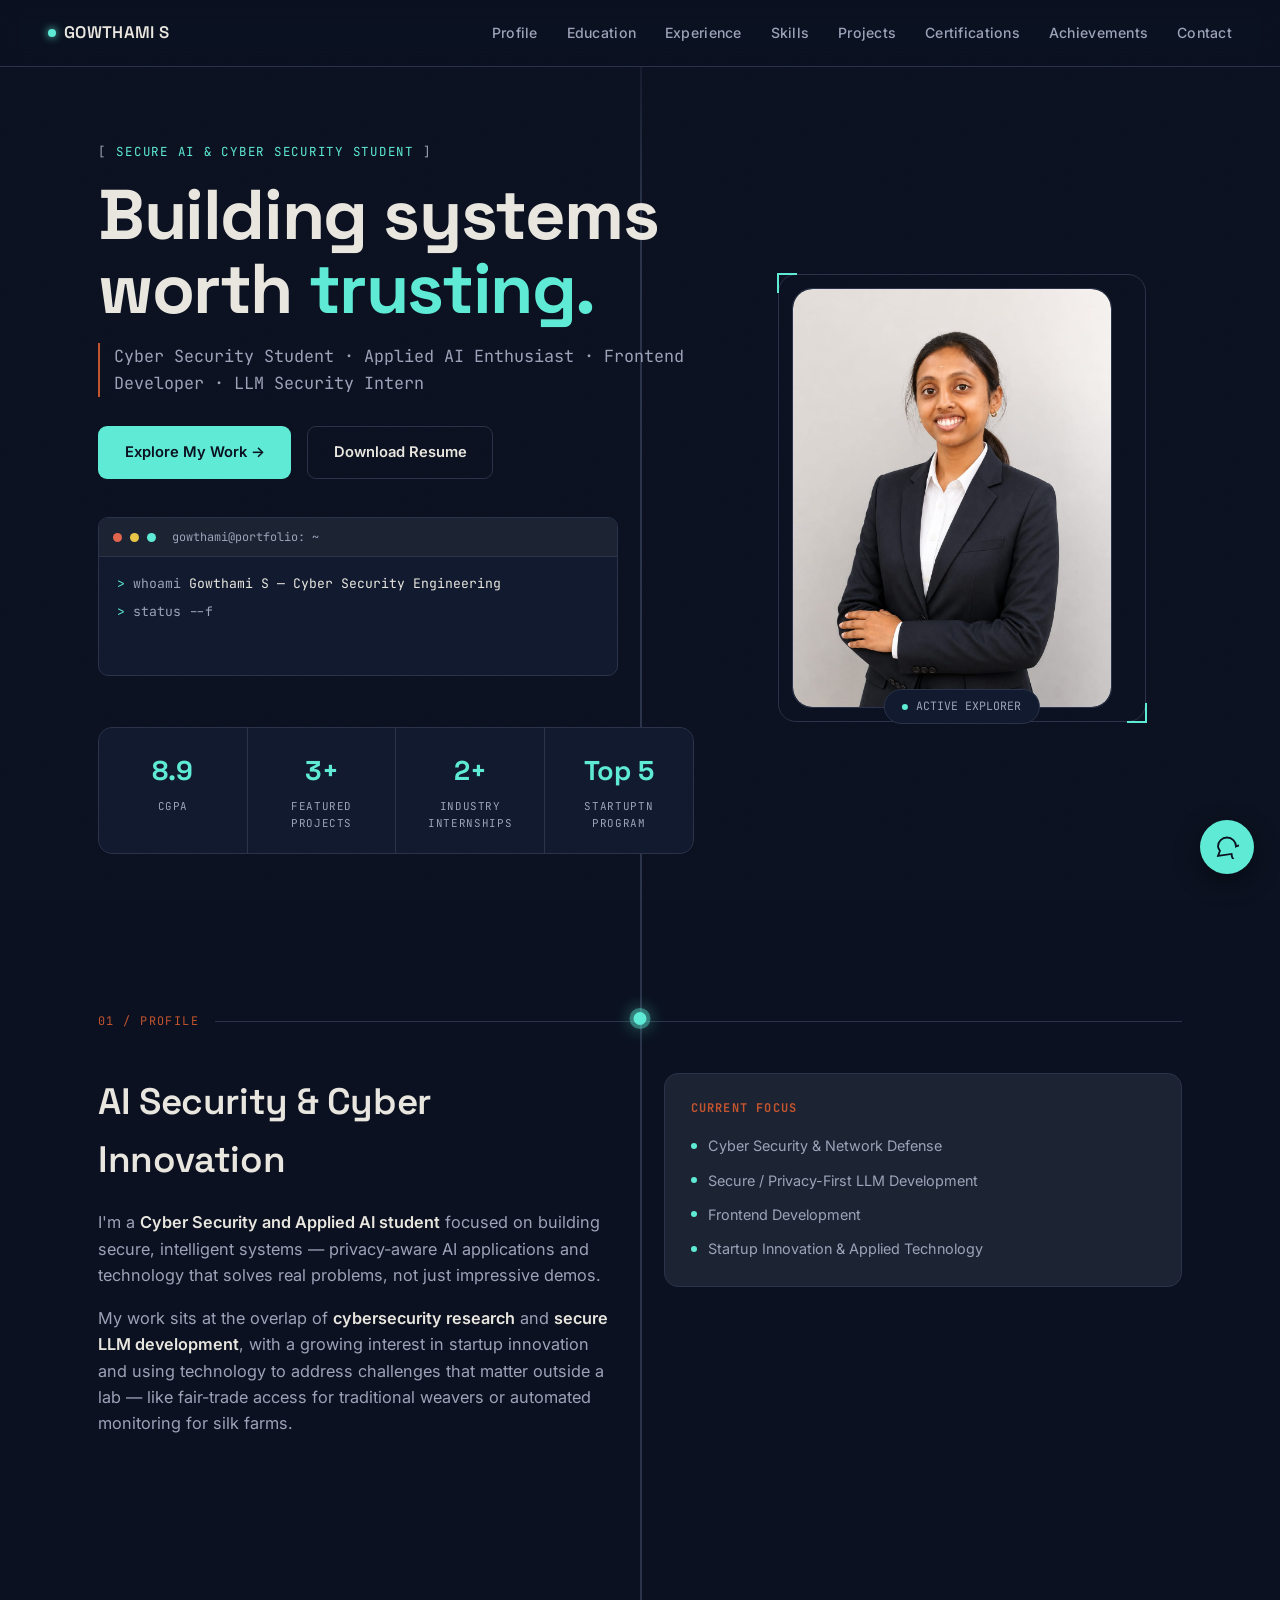
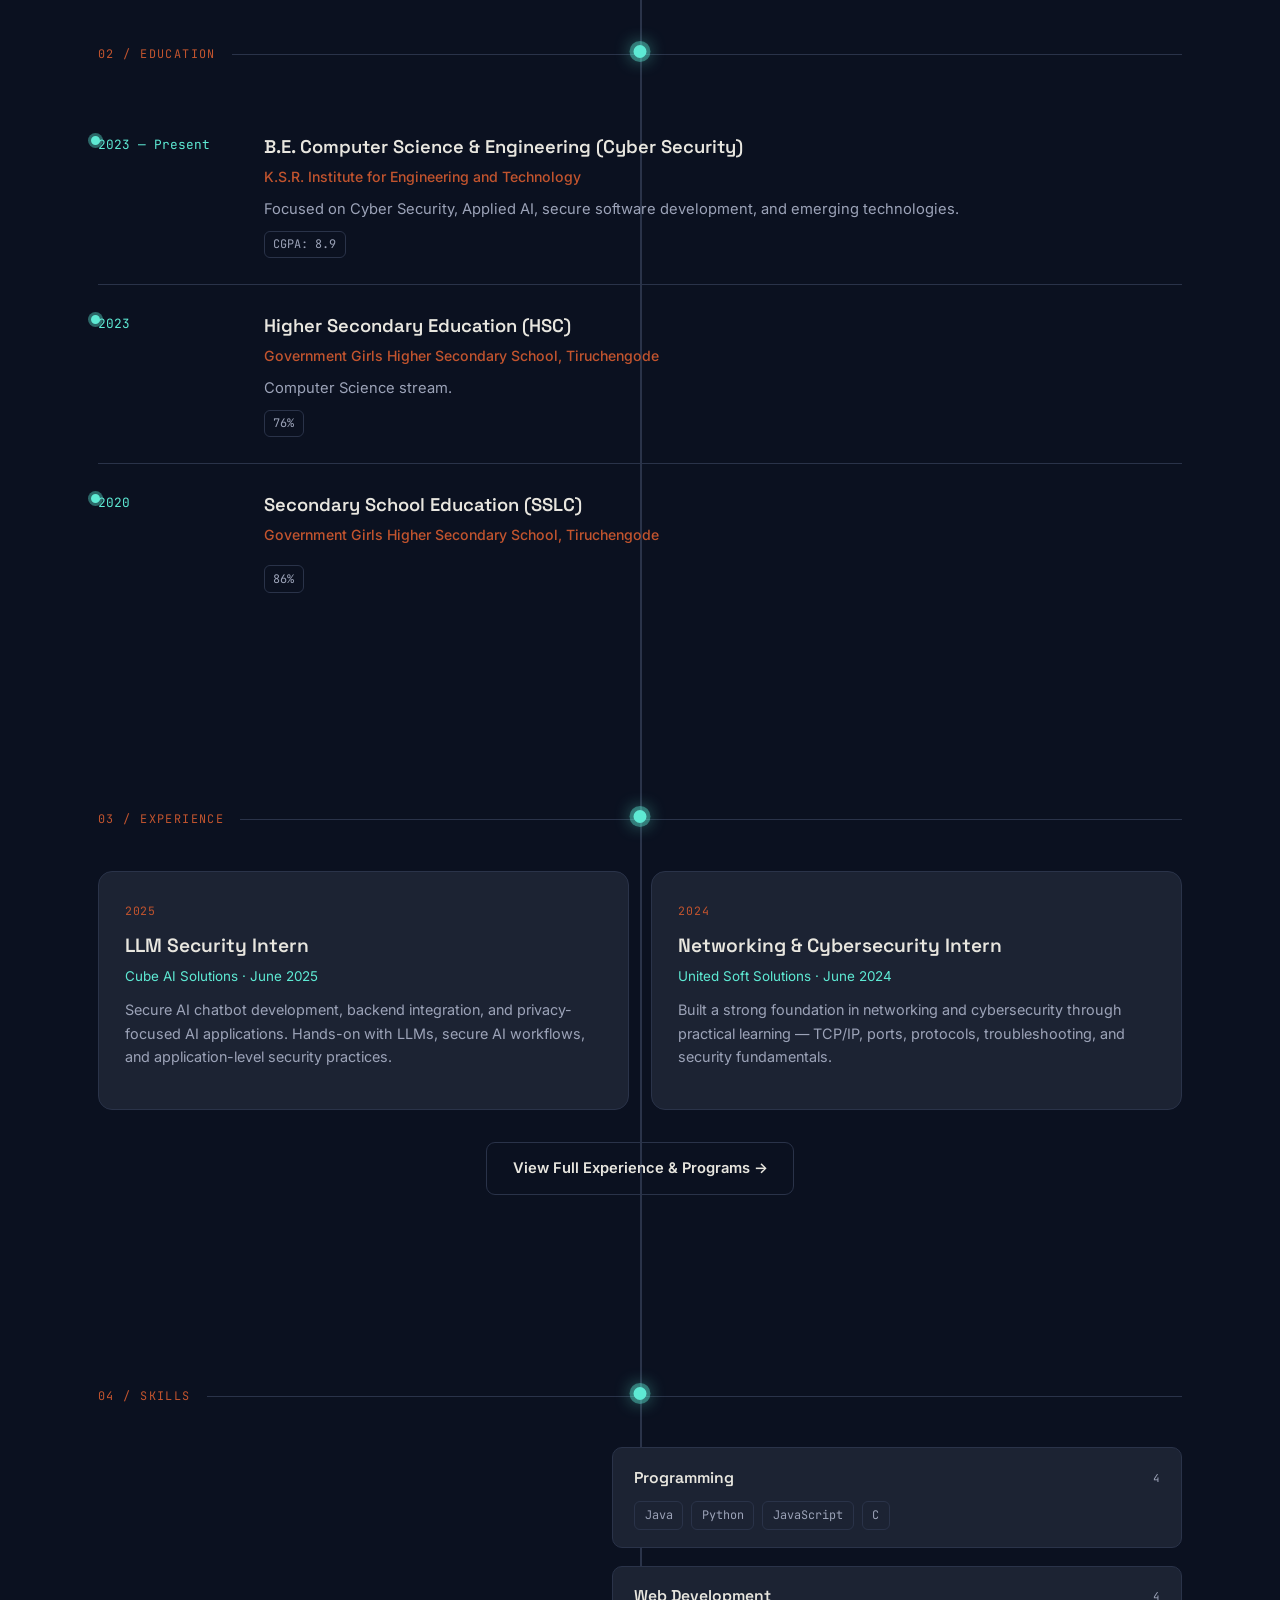
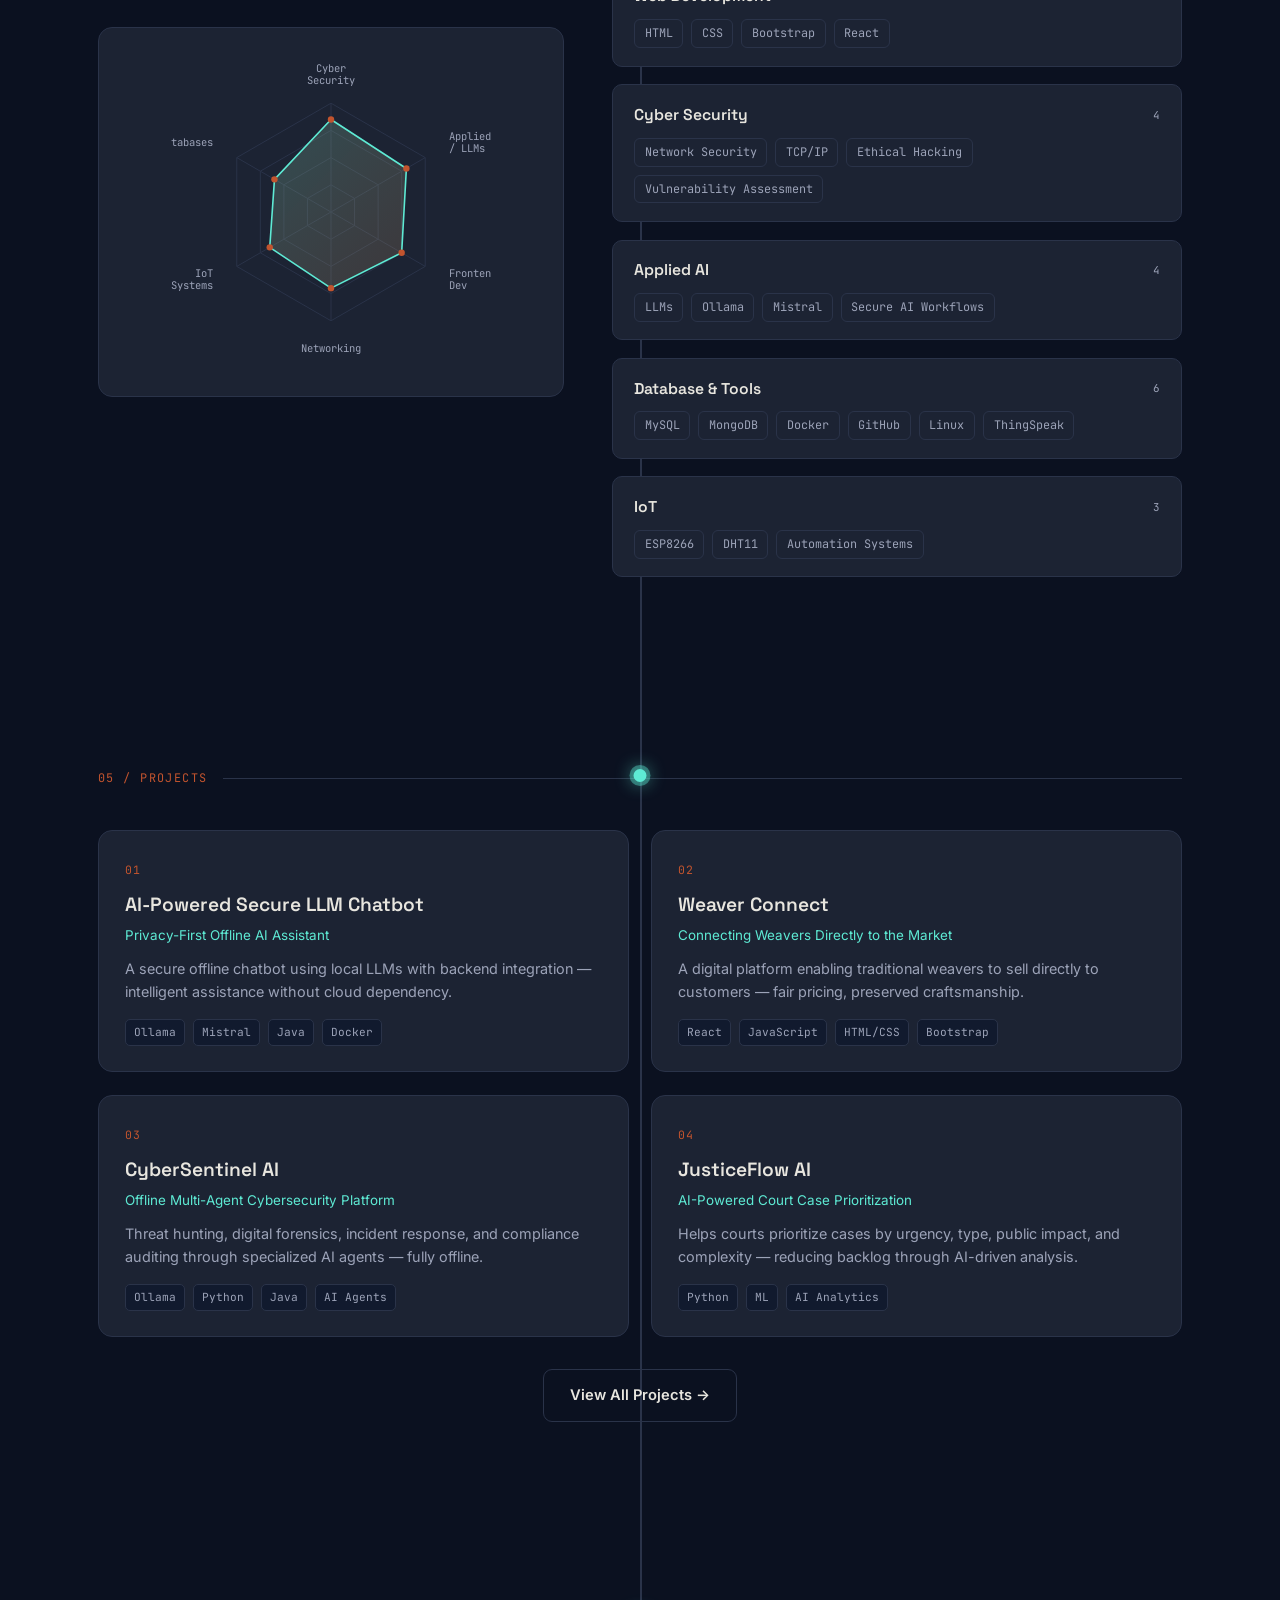
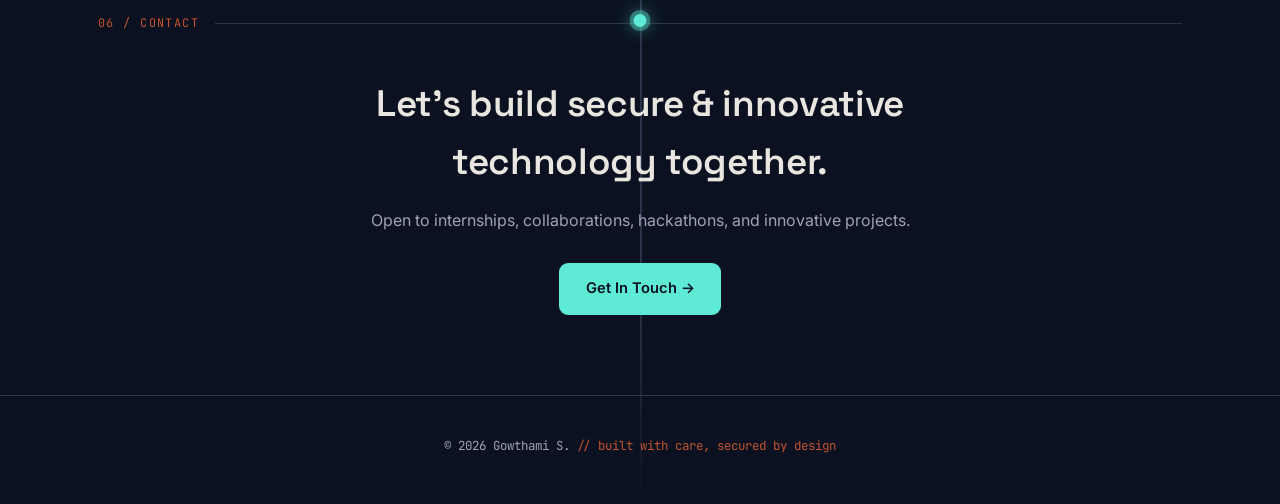
<file: personal/index.html>
<!DOCTYPE html>
<html lang="en">
<head>
<meta charset="UTF-8">
<meta name="viewport" content="width=device-width, initial-scale=1.0">
<title>Gowthami S — Cyber Security & Applied AI</title>
<meta name="description" content="Gowthami S — Cyber Security Engineering student, Applied AI enthusiast, LLM Security intern, and frontend developer.">

<link rel="preconnect" href="https://fonts.googleapis.com">
<link href="https://fonts.googleapis.com/css2?family=Space+Grotesk:wght@500;600;700&family=Inter:wght@400;500;600&family=JetBrains+Mono:wght@400;500&display=swap" rel="stylesheet">

<link rel="stylesheet" href="css/style.css">
<link rel="stylesheet" href="css/terminal.css">
<link rel="stylesheet" href="css/timeline.css">
<link rel="stylesheet" href="css/chatbot.css">
</head>
<body>

<div class="grain"></div>
<div class="thread-rail"></div>

<!-- ============ BOOT SEQUENCE ============ -->
<div id="boot">
  <div class="boot-box">
    <div class="boot-line" style="animation-delay:.1s">[<span class="ok">OK</span>] initializing secure session…</div>
    <div class="boot-line" style="animation-delay:.4s">[<span class="ok">OK</span>] loading profile: <span class="tag">GOWTHAMI_S</span></div>
    <div class="boot-line" style="animation-delay:.7s">[<span class="ok">OK</span>] decrypting portfolio assets…</div>
    <div class="boot-line" style="animation-delay:1s">[<span class="ok">READY</span>] welcome — click anywhere to continue</div>
    <div class="boot-bar"><div class="boot-bar-fill"></div></div>
  </div>
</div>

<!-- ============ NAV ============ -->
<header class="nav">
  <a href="index.html" class="nav-mark"><span class="dot"></span> GOWTHAMI&nbsp;S</a>
  <nav class="nav-links">
    <a href="index.html#profile">Profile</a>
    <a href="index.html#education">Education</a>
    <a href="pages/experience.html">Experience</a>
    <a href="index.html#skills">Skills</a>
    <a href="pages/projects.html">Projects</a>
    <a href="pages/certifications.html">Certifications</a>
    <a href="pages/achievements.html">Achievements</a>  <!-- NEW -->
    <a href="pages/contact.html">Contact</a>
  </nav>
  <button class="nav-toggle" aria-label="Toggle navigation">
    <span></span><span></span><span></span>
  </button>
</header>

<!-- ============ HERO ============ -->
<section class="hero" id="home">
  <div class="hero-grid section" style="padding-top:0; padding-bottom:0;">

    <div>
      <div class="eyebrow"><span class="bracket">[</span> SECURE AI &amp; CYBER SECURITY STUDENT <span class="bracket">]</span></div>
      <h1>Building systems worth <span class="accent">trusting.</span></h1>
      <p class="hero-role">Cyber Security Student · Applied AI Enthusiast · Frontend Developer · LLM Security Intern</p>

      <div class="hero-actions">
        <a href="pages/projects.html" class="btn btn-solid">Explore My Work →</a>
        <a href="assets/docs/Gowthami_S_Resume.pdf" class="btn btn-outline" download>Download Resume</a>
      </div>

      <!-- mini terminal -->
      <div class="console">
        <div class="console-bar">
          <span class="cdot"></span><span class="cdot"></span><span class="cdot"></span>
          <span class="console-title">gowthami@portfolio: ~</span>
        </div>
        <div class="console-body" id="console-body"></div>
      </div>

      <div class="stat-strip">
        <div class="stat"><div class="num">8.9</div><div class="label">CGPA</div></div>
        <div class="stat"><div class="num">3+</div><div class="label">Featured Projects</div></div>
        <div class="stat"><div class="num">2+</div><div class="label">Industry Internships</div></div>
        <div class="stat"><div class="num">Top 5</div><div class="label">StartupTN Program</div></div>
      </div>
    </div>

    <!-- ============ IMAGE SPACE ============ -->
    <div class="portrait-frame">
      <div class="ring"></div>
      <div class="portrait-window">
        <img src="assets/images/gowthami.jpg.jpeg" alt="Gowthami S">
      </div>
      <div class="portrait-status"><span class="dot"></span> ACTIVE EXPLORER</div>
    </div>

  </div>
</section>

<!-- ============ PROFILE ============ -->
<section class="section" id="profile">
  <div class="thread-node"></div>
  <div class="section-head reveal">
    <span class="section-tag">01 / Profile</span>
    <div class="section-rule"></div>
  </div>

  <div class="about-layout">
    <div class="about-text reveal">
      <h2 class="section-title" style="margin-bottom:1.2rem;">AI Security &amp; Cyber Innovation</h2>
      <p>I'm a <strong>Cyber Security and Applied AI student</strong> focused on building secure, intelligent systems — privacy-aware AI applications and technology that solves real problems, not just impressive demos.</p>
      <p>My work sits at the overlap of <strong>cybersecurity research</strong> and <strong>secure LLM development</strong>, with a growing interest in startup innovation and using technology to address challenges that matter outside a lab — like fair-trade access for traditional weavers or automated monitoring for silk farms.</p>
    </div>

    <div class="focus-panel reveal">
      <h3>Current Focus</h3>
      <div class="focus-list">
        <div class="focus-item">Cyber Security &amp; Network Defense</div>
        <div class="focus-item">Secure / Privacy-First LLM Development</div>
        <div class="focus-item">Frontend Development</div>
        <div class="focus-item">Startup Innovation &amp; Applied Technology</div>
      </div>
    </div>
  </div>
</section>

<!-- ============ EDUCATION ============ -->
<section class="section" id="education">
  <div class="thread-node"></div>
  <div class="section-head reveal">
    <span class="section-tag">02 / Education</span>
    <div class="section-rule"></div>
  </div>

  <div class="timeline reveal">
    <div class="tl-item">
      <div class="tl-marker"></div>
      <div class="tl-date">2023 — Present</div>
      <div class="tl-body">
        <h3>B.E. Computer Science &amp; Engineering (Cyber Security)</h3>
        <div class="tl-org">K.S.R. Institute for Engineering and Technology</div>
        <p>Focused on Cyber Security, Applied AI, secure software development, and emerging technologies.</p>
        <span class="tl-meta">CGPA: 8.9</span>
      </div>
    </div>

    <div class="tl-item">
      <div class="tl-marker"></div>
      <div class="tl-date">2023</div>
      <div class="tl-body">
        <h3>Higher Secondary Education (HSC)</h3>
        <div class="tl-org">Government Girls Higher Secondary School, Tiruchengode</div>
        <p>Computer Science stream.</p>
        <span class="tl-meta">76%</span>
      </div>
    </div>

    <div class="tl-item">
      <div class="tl-marker"></div>
      <div class="tl-date">2020</div>
      <div class="tl-body">
        <h3>Secondary School Education (SSLC)</h3>
        <div class="tl-org">Government Girls Higher Secondary School, Tiruchengode</div>
        <span class="tl-meta">86%</span>
      </div>
    </div>
  </div>
</section>

<!-- ============ EXPERIENCE PREVIEW ============ -->
<section class="section" id="experience">
  <div class="thread-node"></div>
  <div class="section-head reveal">
    <span class="section-tag">03 / Experience</span>
    <div class="section-rule"></div>
  </div>

  <div class="project-grid reveal">
    <div class="project-card">
      <span class="project-index">2025</span>
      <h3>LLM Security Intern</h3>
      <span class="ptag">Cube AI Solutions · June 2025</span>
      <p>Secure AI chatbot development, backend integration, and privacy-focused AI applications. Hands-on with LLMs, secure AI workflows, and application-level security practices.</p>
    </div>

    <div class="project-card">
      <span class="project-index">2024</span>
      <h3>Networking &amp; Cybersecurity Intern</h3>
      <span class="ptag">United Soft Solutions · June 2024</span>
      <p>Built a strong foundation in networking and cybersecurity through practical learning — TCP/IP, ports, protocols, troubleshooting, and security fundamentals.</p>
    </div>
  </div>

  <div style="text-align:center; margin-top:2rem;">
    <a href="pages/experience.html" class="btn btn-outline">View Full Experience &amp; Programs →</a>
  </div>
</section>

<!-- ============ SKILLS ============ -->
<section class="section" id="skills">
  <div class="thread-node"></div>
  <div class="section-head reveal">
    <span class="section-tag">04 / Skills</span>
    <div class="section-rule"></div>
  </div>

  <div class="skills-layout reveal">
    <div class="radar-wrap">
      <canvas id="skill-radar"></canvas>
    </div>

    <div class="skill-groups">
      <div class="skill-group">
        <div class="skill-group-head"><h4>Programming</h4><span>4</span></div>
        <div class="skill-tags">
          <span class="skill-tag">Java</span><span class="skill-tag">Python</span>
          <span class="skill-tag">JavaScript</span><span class="skill-tag">C</span>
        </div>
      </div>

      <div class="skill-group">
        <div class="skill-group-head"><h4>Web Development</h4><span>4</span></div>
        <div class="skill-tags">
          <span class="skill-tag">HTML</span><span class="skill-tag">CSS</span>
          <span class="skill-tag">Bootstrap</span><span class="skill-tag">React</span>
        </div>
      </div>

      <div class="skill-group">
        <div class="skill-group-head"><h4>Cyber Security</h4><span>4</span></div>
        <div class="skill-tags">
          <span class="skill-tag">Network Security</span><span class="skill-tag">TCP/IP</span>
          <span class="skill-tag">Ethical Hacking</span><span class="skill-tag">Vulnerability Assessment</span>
        </div>
      </div>

      <div class="skill-group">
        <div class="skill-group-head"><h4>Applied AI</h4><span>4</span></div>
        <div class="skill-tags">
          <span class="skill-tag">LLMs</span><span class="skill-tag">Ollama</span>
          <span class="skill-tag">Mistral</span><span class="skill-tag">Secure AI Workflows</span>
        </div>
      </div>

      <div class="skill-group">
        <div class="skill-group-head"><h4>Database &amp; Tools</h4><span>6</span></div>
        <div class="skill-tags">
          <span class="skill-tag">MySQL</span><span class="skill-tag">MongoDB</span>
          <span class="skill-tag">Docker</span><span class="skill-tag">GitHub</span>
          <span class="skill-tag">Linux</span><span class="skill-tag">ThingSpeak</span>
        </div>
      </div>

      <div class="skill-group">
        <div class="skill-group-head"><h4>IoT</h4><span>3</span></div>
        <div class="skill-tags">
          <span class="skill-tag">ESP8266</span><span class="skill-tag">DHT11</span>
          <span class="skill-tag">Automation Systems</span>
        </div>
      </div>
    </div>
  </div>
</section>

<!-- ============ PROJECTS PREVIEW ============ -->
<section class="section" id="projects">
  <div class="thread-node"></div>
  <div class="section-head reveal">
    <span class="section-tag">05 / Projects</span>
    <div class="section-rule"></div>
  </div>

  <div class="project-grid reveal">
    <div class="project-card">
      <span class="project-index">01</span>
      <h3>AI-Powered Secure LLM Chatbot</h3>
      <span class="ptag">Privacy-First Offline AI Assistant</span>
      <p>A secure offline chatbot using local LLMs with backend integration — intelligent assistance without cloud dependency.</p>
      <div class="stack-row">
        <span class="stack-chip">Ollama</span><span class="stack-chip">Mistral</span>
        <span class="stack-chip">Java</span><span class="stack-chip">Docker</span>
      </div>
    </div>

    <div class="project-card">
      <span class="project-index">02</span>
      <h3>Weaver Connect</h3>
      <span class="ptag">Connecting Weavers Directly to the Market</span>
      <p>A digital platform enabling traditional weavers to sell directly to customers — fair pricing, preserved craftsmanship.</p>
      <div class="stack-row">
        <span class="stack-chip">React</span><span class="stack-chip">JavaScript</span>
        <span class="stack-chip">HTML/CSS</span><span class="stack-chip">Bootstrap</span>
      </div>
    </div>

    <div class="project-card">
      <span class="project-index">03</span>
      <h3>CyberSentinel AI</h3>
      <span class="ptag">Offline Multi-Agent Cybersecurity Platform</span>
      <p>Threat hunting, digital forensics, incident response, and compliance auditing through specialized AI agents — fully offline.</p>
      <div class="stack-row">
        <span class="stack-chip">Ollama</span><span class="stack-chip">Python</span>
        <span class="stack-chip">Java</span><span class="stack-chip">AI Agents</span>
      </div>
    </div>

    <div class="project-card">
      <span class="project-index">04</span>
      <h3>JusticeFlow AI</h3>
      <span class="ptag">AI-Powered Court Case Prioritization</span>
      <p>Helps courts prioritize cases by urgency, type, public impact, and complexity — reducing backlog through AI-driven analysis.</p>
      <div class="stack-row">
        <span class="stack-chip">Python</span><span class="stack-chip">ML</span>
        <span class="stack-chip">AI Analytics</span>
      </div>
    </div>
  </div>

  <div style="text-align:center; margin-top:2rem;">
    <a href="pages/projects.html" class="btn btn-outline">View All Projects →</a>
  </div>
</section>

<!-- ============ CONTACT PREVIEW ============ -->
<section class="section" id="contact">
  <div class="thread-node"></div>
  <div class="section-head reveal">
    <span class="section-tag">06 / Contact</span>
    <div class="section-rule"></div>
  </div>

  <div class="reveal" style="text-align:center; max-width:560px; margin:0 auto;">
    <h2 class="section-title" style="margin-bottom:1rem;">Let's build secure &amp; innovative technology together.</h2>
    <p style="color:var(--bone-dim); margin-bottom:1.8rem;">Open to internships, collaborations, hackathons, and innovative projects.</p>
    <a href="pages/contact.html" class="btn btn-solid">Get In Touch →</a>
  </div>
</section>

<footer>
  <p>&copy; 2026 Gowthami S. <span class="tag">// built with care, secured by design</span></p>
</footer>

<!-- ============ CHATBOT ============ -->
<button id="bot-toggle" aria-label="Ask about Gowthami">
  <svg viewBox="0 0 24 24" fill="none" stroke="currentColor" stroke-width="1.8"><path d="M21 11.5a8.5 8.5 0 1 1-4.43 7.46L3 21l1.96-5.23A8.45 8.45 0 0 1 3 11.5a8.5 8.5 0 0 1 18 0z"/></svg>
</button>
<div id="bot-panel">
  <div class="bot-head"><span class="dot"></span> Ask about Gowthami</div>
  <div class="bot-body" id="bot-body">
    <div class="bot-msg bot">Hi! Ask me about projects, internships, skills, certifications, or how to reach Gowthami.</div>
  </div>
  <div class="bot-quick">
    <button class="bot-chip">Projects</button>
    <button class="bot-chip">Internships</button>
    <button class="bot-chip">Skills</button>
    <button class="bot-chip">Contact</button>
  </div>
  <div class="bot-input-row">
    <input type="text" id="bot-input" placeholder="Type a question…">
    <button id="bot-send" aria-label="Send">→</button>
  </div>
</div>

<script src="js/main.js"></script>
<script src="js/terminal.js"></script>
<script src="js/radar.js"></script>
<script src="js/timeline.js"></script>
<script src="js/chatbot.js"></script>
<script src="js/easter-egg.js"></script>
</body>
</html>
</file>
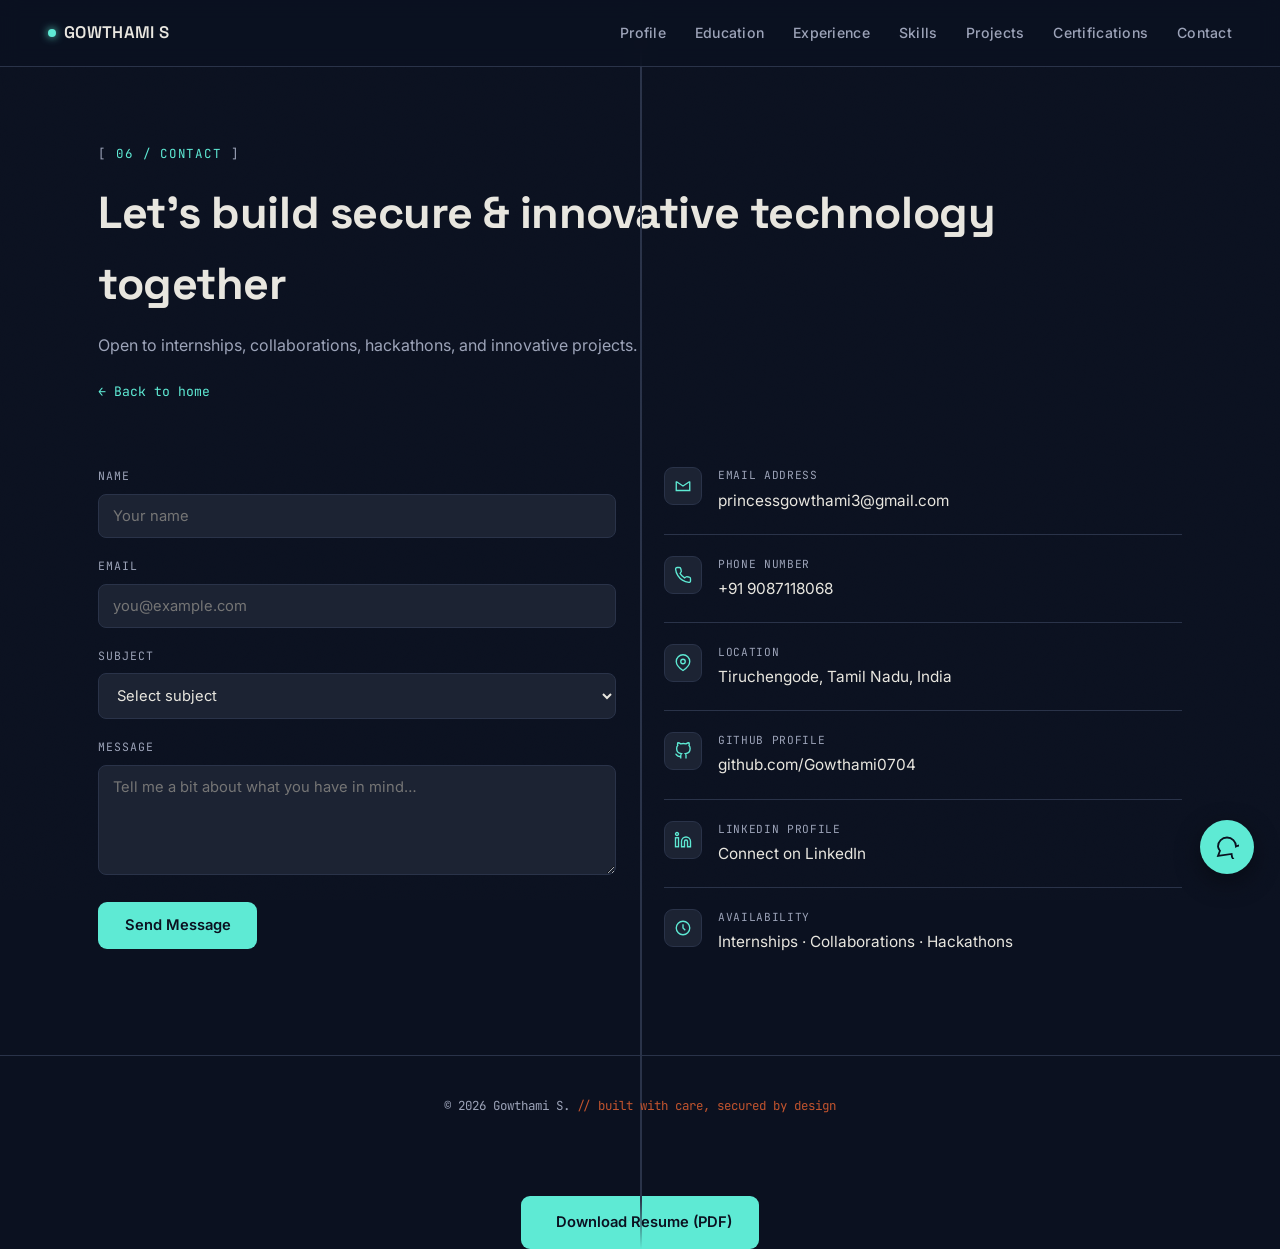
<file: personal/pages/contact.html>
<!DOCTYPE html>
<html lang="en">
<head>
<meta charset="UTF-8">
<meta name="viewport" content="width=device-width, initial-scale=1.0">
<title>Contact — Gowthami S</title>
<link rel="preconnect" href="https://fonts.googleapis.com">
<link href="https://fonts.googleapis.com/css2?family=Space+Grotesk:wght@500;600;700&family=Inter:wght@400;500;600&family=JetBrains+Mono:wght@400;500&display=swap" rel="stylesheet">
<link rel="stylesheet" href="../css/style.css">
<link rel="stylesheet" href="../css/chatbot.css">
</head>
<body>

<div class="grain"></div>
<div class="thread-rail"></div>

<header class="nav">
  <a href="../index.html" class="nav-mark"><span class="dot"></span> GOWTHAMI&nbsp;S</a>
  <nav class="nav-links">
    <a href="../index.html#profile">Profile</a>
    <a href="../index.html#education">Education</a>
    <a href="experience.html">Experience</a>
    <a href="../index.html#skills">Skills</a>
    <a href="projects.html">Projects</a>
    <a href="certifications.html">Certifications</a>
    <a href="contact.html">Contact</a>
  </nav>
  <button class="nav-toggle" aria-label="Toggle navigation">
    <span></span><span></span><span></span>
  </button>
</header>

<div class="page-hero">
  <div class="eyebrow"><span class="bracket">[</span> 06 / CONTACT <span class="bracket">]</span></div>
  <h1>Let's build secure &amp; innovative technology together</h1>
  <p>Open to internships, collaborations, hackathons, and innovative projects.</p>
  <a href="../index.html" class="back-link">← Back to home</a>
</div>

<section class="section" style="padding-top:1rem;">
  <div class="contact-layout reveal">

    <form id="contact-form">
      <div class="form-field">
        <label for="name">Name</label>
        <input type="text" id="name" name="name" required placeholder="Your name">
      </div>
      <div class="form-field">
        <label for="email">Email</label>
        <input type="email" id="email" name="email" required placeholder="you@example.com">
      </div>
      <div class="form-field">
        <label for="subject">Subject</label>
        <select id="subject" name="subject">
          <option value="">Select subject</option>
          <option value="internship">Internship Opportunity</option>
          <option value="collaboration">Collaboration</option>
          <option value="hackathon">Hackathon Team-Up</option>
          <option value="general">General Inquiry</option>
        </select>
      </div>
      <div class="form-field">
        <label for="message">Message</label>
        <textarea id="message" name="message" required placeholder="Tell me a bit about what you have in mind…"></textarea>
      </div>
      <button type="submit" class="btn btn-solid">Send Message</button>
      <div class="form-status" id="form-status"></div>
    </form>

    <div class="contact-info-list">
      <div class="info-row">
        <div class="info-icon">
          <svg width="18" height="18" viewBox="0 0 24 24" fill="none" stroke="currentColor" stroke-width="1.8"><path d="M4 4h16v16H4z" opacity="0"/><path d="M3 6l9 6 9-6M3 6v12h18V6"/></svg>
        </div>
        <div>
          <div class="info-label">Email Address</div>
          <div class="info-value"><a href="mailto:princessgowthami3@gmail.com">princessgowthami3@gmail.com</a></div>
        </div>
      </div>

      <div class="info-row">
        <div class="info-icon">
          <svg width="18" height="18" viewBox="0 0 24 24" fill="none" stroke="currentColor" stroke-width="1.8"><path d="M22 16.92v3a2 2 0 0 1-2.18 2 19.79 19.79 0 0 1-8.63-3.07 19.5 19.5 0 0 1-6-6 19.79 19.79 0 0 1-3.07-8.67A2 2 0 0 1 4.11 2h3a2 2 0 0 1 2 1.72c.12.81.31 1.6.57 2.37a2 2 0 0 1-.45 2.11L8.09 9.91a16 16 0 0 0 6 6l1.71-1.14a2 2 0 0 1 2.11-.45c.77.26 1.56.45 2.37.57A2 2 0 0 1 22 16.92z"/></svg>
        </div>
        <div>
          <div class="info-label">Phone Number</div>
          <div class="info-value">+91 9087118068</div>
        </div>
      </div>

      <div class="info-row">
        <div class="info-icon">
          <svg width="18" height="18" viewBox="0 0 24 24" fill="none" stroke="currentColor" stroke-width="1.8"><path d="M21 10c0 6-9 12-9 12s-9-6-9-12a9 9 0 1 1 18 0z"/><circle cx="12" cy="10" r="3"/></svg>
        </div>
        <div>
          <div class="info-label">Location</div>
          <div class="info-value">Tiruchengode, Tamil Nadu, India</div>
        </div>
      </div>

      <div class="info-row">
        <div class="info-icon">
          <svg width="18" height="18" viewBox="0 0 24 24" fill="none" stroke="currentColor" stroke-width="1.8"><path d="M9 19c-5 1.5-5-2.5-7-3m14 6v-3.87a3.37 3.37 0 0 0-.94-2.61c3.14-.35 6.44-1.54 6.44-7A5.44 5.44 0 0 0 20 4.77 5.07 5.07 0 0 0 19.91 1S18.73.65 16 2.48a13.38 13.38 0 0 0-7 0C6.27.65 5.09 1 5.09 1A5.07 5.07 0 0 0 5 4.77a5.44 5.44 0 0 0-1.5 3.78c0 5.42 3.3 6.61 6.44 7A3.37 3.37 0 0 0 9 18.13V22"/></svg>
        </div>
        <div>
          <div class="info-label">GitHub Profile</div>
          <div class="info-value"><a href="https://github.com/Gowthami0704" target="_blank" rel="noopener">github.com/Gowthami0704</a></div>
        </div>
      </div>

      <div class="info-row">
        <div class="info-icon">
          <svg width="18" height="18" viewBox="0 0 24 24" fill="none" stroke="currentColor" stroke-width="1.8"><path d="M16 8a6 6 0 0 1 6 6v7h-4v-7a2 2 0 0 0-2-2 2 2 0 0 0-2 2v7h-4v-7a6 6 0 0 1 6-6z"/><rect x="2" y="9" width="4" height="12"/><circle cx="4" cy="4" r="2"/></svg>
        </div>
        <div>
          <div class="info-label">LinkedIn Profile</div>
          <div class="info-value"><a href="https://linkedin.com/in/gowthami-senthilkumar-6321182b8" target="_blank" rel="noopener">Connect on LinkedIn</a></div>
        </div>
      </div>

      <div class="info-row">
        <div class="info-icon">
          <svg width="18" height="18" viewBox="0 0 24 24" fill="none" stroke="currentColor" stroke-width="1.8"><circle cx="12" cy="12" r="9"/><path d="M12 7v5l3 3"/></svg>
        </div>
        <div>
          <div class="info-label">Availability</div>
          <div class="info-value">Internships · Collaborations · Hackathons</div>
        </div>
      </div>
    </div>

  </div>
</section>

<footer>
  <p>&copy; 2026 Gowthami S. <span class="tag">// built with care, secured by design</span></p>
</footer>

<button id="bot-toggle" aria-label="Ask about Gowthami">
  <svg viewBox="0 0 24 24" fill="none" stroke="currentColor" stroke-width="1.8"><path d="M21 11.5a8.5 8.5 0 1 1-4.43 7.46L3 21l1.96-5.23A8.45 8.45 0 0 1 3 11.5a8.5 8.5 0 0 1 18 0z"/></svg>
</button>
<div id="bot-panel">
  <div class="bot-head"><span class="dot"></span> Ask about Gowthami</div>
  <div class="bot-body" id="bot-body">
    <div class="bot-msg bot">Hi! Ask me about projects, internships, skills, certifications, or how to reach Gowthami.</div>
  </div>
  <div class="bot-quick">
    <button class="bot-chip">Projects</button>
    <button class="bot-chip">Internships</button>
    <button class="bot-chip">Skills</button>
    <button class="bot-chip">Contact</button>
  </div>
  <div class="bot-input-row">
    <input type="text" id="bot-input" placeholder="Type a question…">
    <button id="bot-send" aria-label="Send">→</button>
  </div>
</div>
<div style="text-align:center; margin-top:2rem;">
    <a href="../assets/docs/Gowthami_S_Resume.pdf" class="btn btn-solid" download>
        <i class="bi bi-download"></i> Download Resume (PDF)
    </a>
</div>

<script src="../js/main.js"></script>
<script src="../js/chatbot.js"></script>
</body>
</html>
</file>
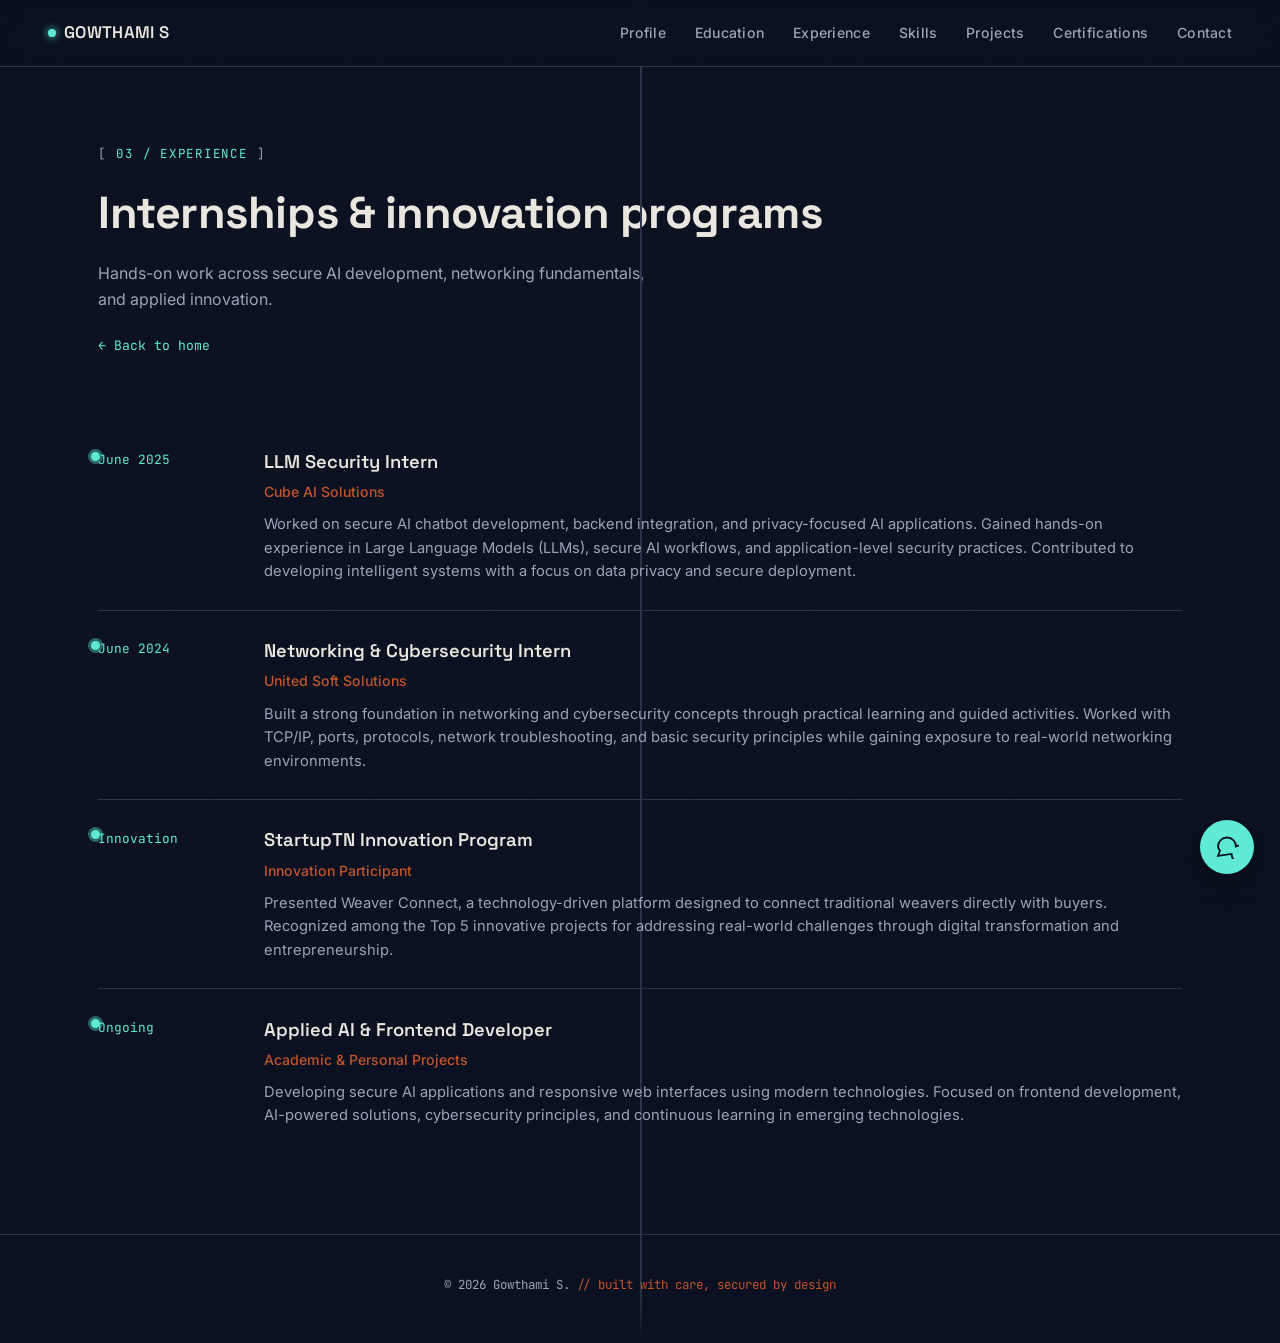
<file: personal/pages/experience.html>
<!DOCTYPE html>
<html lang="en">
<head>
<meta charset="UTF-8">
<meta name="viewport" content="width=device-width, initial-scale=1.0">
<title>Experience — Gowthami S</title>
<link rel="preconnect" href="https://fonts.googleapis.com">
<link href="https://fonts.googleapis.com/css2?family=Space+Grotesk:wght@500;600;700&family=Inter:wght@400;500;600&family=JetBrains+Mono:wght@400;500&display=swap" rel="stylesheet">
<link rel="stylesheet" href="../css/style.css">
<link rel="stylesheet" href="../css/timeline.css">
<link rel="stylesheet" href="../css/chatbot.css">
</head>
<body>

<div class="grain"></div>
<div class="thread-rail"></div>

<header class="nav">
  <a href="../index.html" class="nav-mark"><span class="dot"></span> GOWTHAMI&nbsp;S</a>
  <nav class="nav-links">
    <a href="../index.html#profile">Profile</a>
    <a href="../index.html#education">Education</a>
    <a href="experience.html">Experience</a>
    <a href="../index.html#skills">Skills</a>
    <a href="projects.html">Projects</a>
    <a href="certifications.html">Certifications</a>
    <a href="contact.html">Contact</a>
  </nav>
  <button class="nav-toggle" aria-label="Toggle navigation">
    <span></span><span></span><span></span>
  </button>
</header>

<div class="page-hero">
  <div class="eyebrow"><span class="bracket">[</span> 03 / EXPERIENCE <span class="bracket">]</span></div>
  <h1>Internships &amp; innovation programs</h1>
  <p>Hands-on work across secure AI development, networking fundamentals, and applied innovation.</p>
  <a href="../index.html" class="back-link">← Back to home</a>
</div>

<section class="section" style="padding-top:1rem;">
  <div class="timeline reveal">

    <div class="tl-item">
      <div class="tl-marker"></div>
      <div class="tl-date">June 2025</div>
      <div class="tl-body">
        <h3>LLM Security Intern</h3>
        <div class="tl-org">Cube AI Solutions</div>
        <p>Worked on secure AI chatbot development, backend integration, and privacy-focused AI applications. Gained hands-on experience in Large Language Models (LLMs), secure AI workflows, and application-level security practices. Contributed to developing intelligent systems with a focus on data privacy and secure deployment.</p>
      </div>
    </div>

    <div class="tl-item">
      <div class="tl-marker"></div>
      <div class="tl-date">June 2024</div>
      <div class="tl-body">
        <h3>Networking &amp; Cybersecurity Intern</h3>
        <div class="tl-org">United Soft Solutions</div>
        <p>Built a strong foundation in networking and cybersecurity concepts through practical learning and guided activities. Worked with TCP/IP, ports, protocols, network troubleshooting, and basic security principles while gaining exposure to real-world networking environments.</p>
      </div>
    </div>

    <div class="tl-item">
      <div class="tl-marker"></div>
      <div class="tl-date">Innovation</div>
      <div class="tl-body">
        <h3>StartupTN Innovation Program</h3>
        <div class="tl-org">Innovation Participant</div>
        <p>Presented Weaver Connect, a technology-driven platform designed to connect traditional weavers directly with buyers. Recognized among the Top 5 innovative projects for addressing real-world challenges through digital transformation and entrepreneurship.</p>
      </div>
    </div>

    <div class="tl-item">
      <div class="tl-marker"></div>
      <div class="tl-date">Ongoing</div>
      <div class="tl-body">
        <h3>Applied AI &amp; Frontend Developer</h3>
        <div class="tl-org">Academic &amp; Personal Projects</div>
        <p>Developing secure AI applications and responsive web interfaces using modern technologies. Focused on frontend development, AI-powered solutions, cybersecurity principles, and continuous learning in emerging technologies.</p>
      </div>
    </div>

  </div>
</section>

<footer>
  <p>&copy; 2026 Gowthami S. <span class="tag">// built with care, secured by design</span></p>
</footer>

<button id="bot-toggle" aria-label="Ask about Gowthami">
  <svg viewBox="0 0 24 24" fill="none" stroke="currentColor" stroke-width="1.8"><path d="M21 11.5a8.5 8.5 0 1 1-4.43 7.46L3 21l1.96-5.23A8.45 8.45 0 0 1 3 11.5a8.5 8.5 0 0 1 18 0z"/></svg>
</button>
<div id="bot-panel">
  <div class="bot-head"><span class="dot"></span> Ask about Gowthami</div>
  <div class="bot-body" id="bot-body">
    <div class="bot-msg bot">Hi! Ask me about projects, internships, skills, certifications, or how to reach Gowthami.</div>
  </div>
  <div class="bot-quick">
    <button class="bot-chip">Projects</button>
    <button class="bot-chip">Internships</button>
    <button class="bot-chip">Skills</button>
    <button class="bot-chip">Contact</button>
  </div>
  <div class="bot-input-row">
    <input type="text" id="bot-input" placeholder="Type a question…">
    <button id="bot-send" aria-label="Send">→</button>
  </div>
</div>

<script src="../js/main.js"></script>
<script src="../js/timeline.js"></script>
<script src="../js/chatbot.js"></script>
</body>
</html>
</file>
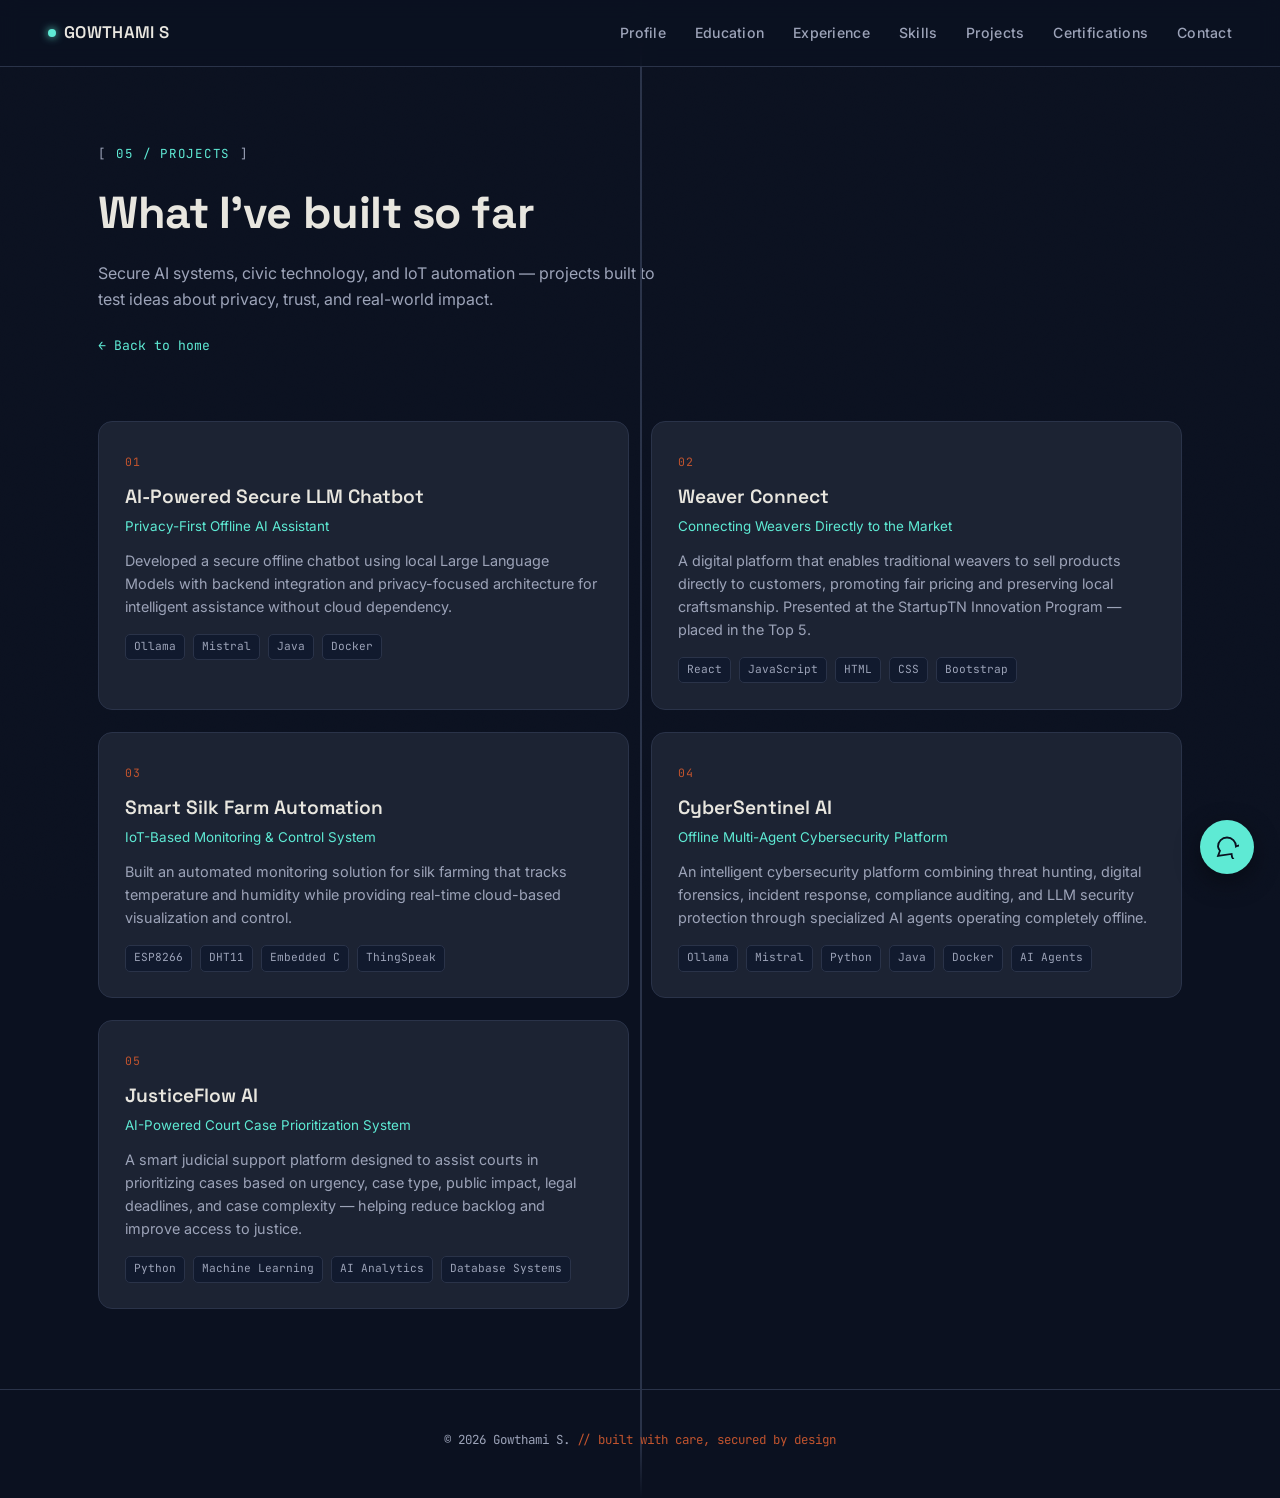
<file: personal/pages/projects.html>
<!DOCTYPE html>
<html lang="en">
<head>
<meta charset="UTF-8">
<meta name="viewport" content="width=device-width, initial-scale=1.0">
<title>Projects — Gowthami S</title>
<link rel="preconnect" href="https://fonts.googleapis.com">
<link href="https://fonts.googleapis.com/css2?family=Space+Grotesk:wght@500;600;700&family=Inter:wght@400;500;600&family=JetBrains+Mono:wght@400;500&display=swap" rel="stylesheet">
<link rel="stylesheet" href="../css/style.css">
<link rel="stylesheet" href="../css/chatbot.css">
</head>
<body>

<div class="grain"></div>
<div class="thread-rail"></div>

<header class="nav">
  <a href="../index.html" class="nav-mark"><span class="dot"></span> GOWTHAMI&nbsp;S</a>
  <nav class="nav-links">
    <a href="../index.html#profile">Profile</a>
    <a href="../index.html#education">Education</a>
    <a href="experience.html">Experience</a>
    <a href="../index.html#skills">Skills</a>
    <a href="projects.html">Projects</a>
    <a href="certifications.html">Certifications</a>
    <a href="contact.html">Contact</a>
  </nav>
  <button class="nav-toggle" aria-label="Toggle navigation">
    <span></span><span></span><span></span>
  </button>
</header>

<div class="page-hero">
  <div class="eyebrow"><span class="bracket">[</span> 05 / PROJECTS <span class="bracket">]</span></div>
  <h1>What I've built so far</h1>
  <p>Secure AI systems, civic technology, and IoT automation — projects built to test ideas about privacy, trust, and real-world impact.</p>
  <a href="../index.html" class="back-link">← Back to home</a>
</div>

<section class="section" style="padding-top:1rem;">
  <div class="project-grid reveal">

    <div class="project-card">
      <span class="project-index">01</span>
      <h3>AI-Powered Secure LLM Chatbot</h3>
      <span class="ptag">Privacy-First Offline AI Assistant</span>
      <p>Developed a secure offline chatbot using local Large Language Models with backend integration and privacy-focused architecture for intelligent assistance without cloud dependency.</p>
      <div class="stack-row">
        <span class="stack-chip">Ollama</span><span class="stack-chip">Mistral</span>
        <span class="stack-chip">Java</span><span class="stack-chip">Docker</span>
      </div>
    </div>

    <div class="project-card">
      <span class="project-index">02</span>
      <h3>Weaver Connect</h3>
      <span class="ptag">Connecting Weavers Directly to the Market</span>
      <p>A digital platform that enables traditional weavers to sell products directly to customers, promoting fair pricing and preserving local craftsmanship. Presented at the StartupTN Innovation Program — placed in the Top 5.</p>
      <div class="stack-row">
        <span class="stack-chip">React</span><span class="stack-chip">JavaScript</span>
        <span class="stack-chip">HTML</span><span class="stack-chip">CSS</span><span class="stack-chip">Bootstrap</span>
      </div>
    </div>

    <div class="project-card">
      <span class="project-index">03</span>
      <h3>Smart Silk Farm Automation</h3>
      <span class="ptag">IoT-Based Monitoring &amp; Control System</span>
      <p>Built an automated monitoring solution for silk farming that tracks temperature and humidity while providing real-time cloud-based visualization and control.</p>
      <div class="stack-row">
        <span class="stack-chip">ESP8266</span><span class="stack-chip">DHT11</span>
        <span class="stack-chip">Embedded C</span><span class="stack-chip">ThingSpeak</span>
      </div>
    </div>

    <div class="project-card">
      <span class="project-index">04</span>
      <h3>CyberSentinel AI</h3>
      <span class="ptag">Offline Multi-Agent Cybersecurity Platform</span>
      <p>An intelligent cybersecurity platform combining threat hunting, digital forensics, incident response, compliance auditing, and LLM security protection through specialized AI agents operating completely offline.</p>
      <div class="stack-row">
        <span class="stack-chip">Ollama</span><span class="stack-chip">Mistral</span>
        <span class="stack-chip">Python</span><span class="stack-chip">Java</span>
        <span class="stack-chip">Docker</span><span class="stack-chip">AI Agents</span>
      </div>
    </div>

    <div class="project-card">
      <span class="project-index">05</span>
      <h3>JusticeFlow AI</h3>
      <span class="ptag">AI-Powered Court Case Prioritization System</span>
      <p>A smart judicial support platform designed to assist courts in prioritizing cases based on urgency, case type, public impact, legal deadlines, and case complexity — helping reduce backlog and improve access to justice.</p>
      <div class="stack-row">
        <span class="stack-chip">Python</span><span class="stack-chip">Machine Learning</span>
        <span class="stack-chip">AI Analytics</span><span class="stack-chip">Database Systems</span>
      </div>
    </div>

  </div>
</section>

<footer>
  <p>&copy; 2026 Gowthami S. <span class="tag">// built with care, secured by design</span></p>
</footer>

<button id="bot-toggle" aria-label="Ask about Gowthami">
  <svg viewBox="0 0 24 24" fill="none" stroke="currentColor" stroke-width="1.8"><path d="M21 11.5a8.5 8.5 0 1 1-4.43 7.46L3 21l1.96-5.23A8.45 8.45 0 0 1 3 11.5a8.5 8.5 0 0 1 18 0z"/></svg>
</button>
<div id="bot-panel">
  <div class="bot-head"><span class="dot"></span> Ask about Gowthami</div>
  <div class="bot-body" id="bot-body">
    <div class="bot-msg bot">Hi! Ask me about projects, internships, skills, certifications, or how to reach Gowthami.</div>
  </div>
  <div class="bot-quick">
    <button class="bot-chip">Projects</button>
    <button class="bot-chip">Internships</button>
    <button class="bot-chip">Skills</button>
    <button class="bot-chip">Contact</button>
  </div>
  <div class="bot-input-row">
    <input type="text" id="bot-input" placeholder="Type a question…">
    <button id="bot-send" aria-label="Send">→</button>
  </div>
</div>

<script src="../js/main.js"></script>
<script src="../js/chatbot.js"></script>
</body>
</html>
</file>
<file: personal/css/style.css>
/* ============================================================
   GOWTHAMI S — PORTFOLIO
   Design language: "Woven Circuit"
   A trace line (thread + circuit) runs the length of the page,
   referencing both secure-systems architecture and Weaver Connect.
   ============================================================ */

:root{
  /* --- color tokens --- */
  --ink:        #0B1120;   /* deep indigo-black background */
  --ink-soft:   #111A2E;   /* secondary background */
  --panel:      #1C2333;   /* card / panel surface */
  --panel-line: #2A3349;   /* hairline borders on panels */
  --bone:       #E8E6DF;   /* primary text, warm off-white */
  --bone-dim:   #9CA3B8;   /* secondary text */
  --signal:     #5EEAD4;   /* teal accent — "active / secure" */
  --signal-dim: #5EEAD466;
  --thread:     #C2542E;   /* terracotta accent — weaving / warmth */
  --thread-dim: #C2542E55;
  --danger:     #E2664D;

  /* --- type --- */
  --font-display: 'Space Grotesk', sans-serif;
  --font-body:    'Inter', sans-serif;
  --font-mono:    'JetBrains Mono', monospace;

  /* --- layout --- */
  --maxw: 1180px;
  --gutter: clamp(1.25rem, 4vw, 3rem);
  --radius: 14px;
  --thread-x: 50%;
}

*{ box-sizing:border-box; margin:0; padding:0; }
html{ scroll-behavior:smooth; }

@media (prefers-reduced-motion: reduce){
  html{ scroll-behavior:auto; }
  *{ animation-duration:0.01ms !important; animation-iteration-count:1 !important; transition-duration:0.01ms !important; }
}

body{
  background:var(--ink);
  color:var(--bone);
  font-family:var(--font-body);
  font-size:16px;
  line-height:1.6;
  overflow-x:hidden;
  position:relative;
}

a{ color:inherit; text-decoration:none; }
ul{ list-style:none; }
img{ max-width:100%; display:block; }
button{ font-family:inherit; cursor:pointer; }

::selection{ background:var(--signal-dim); color:var(--bone); }

:focus-visible{
  outline:2px solid var(--signal);
  outline-offset:3px;
  border-radius:4px;
}

/* ---------- noise / atmosphere ---------- */
.grain{
  position:fixed; inset:0; z-index:1; pointer-events:none;
  opacity:0.035; mix-blend-mode:overlay;
  background-image:url("data:image/svg+xml,%3Csvg xmlns='http://www.w3.org/2000/svg' width='160' height='160'%3E%3Cfilter id='n'%3E%3CfeTurbulence type='fractalNoise' baseFrequency='0.9' numOctaves='2' stitchTiles='stitch'/%3E%3C/filter%3E%3Crect width='100%25' height='100%25' filter='url(%23n)'/%3E%3C/svg%3E");
}

/* ============================================================
   THREAD / TRACE LINE
   A single vertical line that runs through the whole document,
   acting as both a woven thread and a circuit trace. Section
   nodes light up as they are reached.
   ============================================================ */
.thread-rail{
  position:absolute;
  top:0; left:var(--thread-x);
  width:2px; height:100%;
  background:linear-gradient(to bottom, transparent 0%, var(--panel-line) 4%, var(--panel-line) 96%, transparent 100%);
  z-index:0; pointer-events:none;
}
.thread-rail::before{
  content:'';
  position:absolute; top:0; left:-1px;
  width:4px; height:var(--thread-progress, 0%);
  background:linear-gradient(to bottom, var(--signal), var(--thread));
  box-shadow:0 0 12px var(--signal-dim);
  transition:height .15s linear;
}
@media (max-width:880px){
  .thread-rail{ left:24px; }
}

.thread-node{
  position:absolute; left:var(--thread-x);
  width:13px; height:13px; border-radius:50%;
  background:var(--ink-soft);
  border:2px solid var(--panel-line);
  transform:translateX(-50%);
  transition:border-color .4s, background .4s, box-shadow .4s;
  z-index:2;
}
.thread-node.lit{
  border-color:var(--signal);
  background:var(--signal);
  box-shadow:0 0 0 4px var(--signal-dim), 0 0 18px var(--signal);
}
@media (max-width:880px){
  .thread-node{ left:24px; }
}

/* ============================================================
   BOOT SEQUENCE (load-in only, not a gate)
   ============================================================ */
#boot{
  position:fixed; inset:0; z-index:999;
  background:var(--ink);
  display:flex; align-items:center; justify-content:center;
  font-family:var(--font-mono);
  transition:opacity .6s ease, visibility .6s ease;
}
#boot.hidden{ opacity:0; visibility:hidden; pointer-events:none; }
.boot-box{ width:min(520px, 86vw); }
.boot-line{
  font-size:0.82rem; color:var(--bone-dim);
  margin-bottom:.45rem; opacity:0;
  animation:bootline .4s forwards;
}
.boot-line .ok{ color:var(--signal); }
.boot-line .tag{ color:var(--thread); }
@keyframes bootline{ to{ opacity:1; } }
.boot-bar{
  margin-top:1rem; height:3px; width:100%;
  background:var(--panel-line); border-radius:3px; overflow:hidden;
}
.boot-bar-fill{
  height:100%; width:0%;
  background:linear-gradient(90deg, var(--signal), var(--thread));
  animation:bootfill 1.6s ease forwards;
}
@keyframes bootfill{ to{ width:100%; } }

/* ============================================================
   NAV
   ============================================================ */
header.nav{
  position:fixed; top:0; left:0; right:0; z-index:100;
  display:flex; align-items:center; justify-content:space-between;
  padding:1.1rem var(--gutter);
  background:rgba(11,17,32,0.78);
  backdrop-filter:blur(10px);
  border-bottom:1px solid var(--panel-line);
}
.nav-mark{
  font-family:var(--font-display); font-weight:600;
  font-size:1.05rem; letter-spacing:.02em;
  display:flex; align-items:center; gap:.5rem;
}
.nav-mark .dot{
  width:8px; height:8px; border-radius:50%;
  background:var(--signal); box-shadow:0 0 8px var(--signal);
  animation:pulse 2.4s ease-in-out infinite;
}
@keyframes pulse{ 0%,100%{ opacity:1; } 50%{ opacity:.35; } }

.nav-links{ display:flex; gap:1.8rem; font-size:.88rem; }
.nav-links a{
  color:var(--bone-dim); font-weight:500; letter-spacing:.02em;
  position:relative; padding:4px 0; transition:color .25s;
}
.nav-links a::after{
  content:''; position:absolute; bottom:0; left:0; right:100%;
  height:1px; background:var(--signal); transition:right .25s;
}
.nav-links a:hover{ color:var(--bone); }
.nav-links a:hover::after{ right:0; }

.nav-toggle{ display:none; background:none; border:none; }
.nav-toggle span{
  display:block; width:22px; height:2px; background:var(--bone);
  margin:5px 0; transition:.25s;
}

@media (max-width:880px){
  .nav-links{
    position:fixed; top:64px; right:0; height:calc(100vh - 64px);
    width:240px; background:var(--ink-soft); border-left:1px solid var(--panel-line);
    flex-direction:column; padding:2rem 1.5rem; gap:1.4rem;
    transform:translateX(100%); transition:transform .3s ease;
  }
  .nav-links.open{ transform:translateX(0); }
  .nav-toggle{ display:block; }
}

/* ============================================================
   SECTION SCAFFOLD
   ============================================================ */
.section{
  position:relative; z-index:2;
  max-width:var(--maxw); margin:0 auto;
  padding:7rem var(--gutter) 5rem;
}
.section-head{
  display:flex; align-items:baseline; gap:1rem;
  margin-bottom:2.6rem;
}
.section-tag{
  font-family:var(--font-mono); font-size:.74rem;
  color:var(--thread); letter-spacing:.12em; text-transform:uppercase;
  white-space:nowrap;
}
.section-title{
  font-family:var(--font-display); font-weight:600;
  font-size:clamp(1.6rem, 3vw, 2.3rem); letter-spacing:-.01em;
}
.section-rule{
  flex:1; height:1px; background:var(--panel-line); align-self:center;
}

.reveal{ opacity:0; transform:translateY(22px); transition:opacity .7s ease, transform .7s ease; }
.reveal.in{ opacity:1; transform:translateY(0); }

/* ============================================================
   HERO
   ============================================================ */
.hero{
  min-height:100vh; display:flex; align-items:center;
  padding-top:6rem;
}
.hero-grid{
  display:grid; grid-template-columns:1.15fr 0.85fr;
  gap:3rem; align-items:center; width:100%;
}
@media (max-width:880px){
  .hero-grid{ grid-template-columns:1fr; }
}

.eyebrow{
  font-family:var(--font-mono); font-size:.78rem; color:var(--signal);
  letter-spacing:.14em; text-transform:uppercase; margin-bottom:1.1rem;
  display:flex; align-items:center; gap:.6rem;
}
.eyebrow .bracket{ color:var(--bone-dim); }

.hero h1{
  font-family:var(--font-display); font-weight:700;
  font-size:clamp(2.4rem, 6vw, 4.4rem);
  line-height:1.04; letter-spacing:-.02em;
  margin-bottom:1.1rem;
}
.hero h1 .accent{ color:var(--signal); }

.hero-role{
  font-family:var(--font-mono); font-size:clamp(.92rem, 1.4vw, 1.05rem);
  color:var(--bone-dim); margin-bottom:1.8rem;
  border-left:2px solid var(--thread); padding-left:.9rem;
}
.role-cycle{ color:var(--bone); }

.hero-actions{ display:flex; gap:1rem; flex-wrap:wrap; margin-top:1.8rem; }

.btn{
  font-family:var(--font-body); font-weight:600; font-size:.92rem;
  padding:.85rem 1.6rem; border-radius:9px; border:1px solid transparent;
  display:inline-flex; align-items:center; gap:.5rem; transition:all .25s ease;
}
.btn-solid{ background:var(--signal); color:var(--ink); }
.btn-solid:hover{ background:#86f0e0; transform:translateY(-2px); box-shadow:0 8px 22px var(--signal-dim); }
.btn-outline{ border-color:var(--panel-line); color:var(--bone); }
.btn-outline:hover{ border-color:var(--signal); color:var(--signal); transform:translateY(-2px); }

/* portrait frame — the one designated image space */
.portrait-frame{
  position:relative; width:100%; max-width:340px; margin-inline:auto;
  aspect-ratio:1/1.08;
}
.portrait-frame .ring{
  position:absolute; inset:-14px; border:1px solid var(--panel-line);
  border-radius:18px;
}
.portrait-frame .ring::before, .portrait-frame .ring::after{
  content:''; position:absolute; width:18px; height:18px;
  border:2px solid var(--signal);
}
.portrait-frame .ring::before{ top:-2px; left:-2px; border-right:none; border-bottom:none; }
.portrait-frame .ring::after{ bottom:-2px; right:-2px; border-left:none; border-top:none; }

.portrait-window{
  position:relative; width:100%; height:100%;
  border-radius:14px; overflow:hidden;
  background:linear-gradient(160deg, var(--panel), var(--ink-soft));
  border:1px solid var(--panel-line);
  display:flex; align-items:center; justify-content:center;
}
.portrait-window img{
    width:100%;
    height:100%;
    object-fit:contain;
    border-radius:20px;
}
.portrait-window{
    width:320px;
    height:420px;
    overflow:hidden;
    border-radius:20px;
}

.portrait-window img{
    width:100%;
    height:100%;
    object-fit:cover;
    object-position:center top;
}
.portrait-placeholder{
  text-align:center; padding:2rem; color:var(--bone-dim);
  font-family:var(--font-mono); font-size:.8rem; line-height:1.7;
}
.portrait-placeholder svg{ width:46px; height:46px; margin-bottom:.8rem; color:var(--signal); }

.portrait-status{
  position:absolute; bottom:-16px; left:50%; transform:translateX(-50%);
  background:var(--ink-soft); border:1px solid var(--panel-line);
  border-radius:30px; padding:.45rem 1.1rem;
  font-family:var(--font-mono); font-size:.72rem; color:var(--bone-dim);
  display:flex; align-items:center; gap:.5rem; white-space:nowrap;
}
.portrait-status .dot{ width:6px; height:6px; border-radius:50%; background:var(--signal); }

/* hero stat strip */
.stat-strip{
  display:grid; grid-template-columns:repeat(4,1fr); gap:1px;
  background:var(--panel-line); border:1px solid var(--panel-line);
  border-radius:var(--radius); overflow:hidden; margin-top:3.2rem;
}
.stat{
  background:var(--ink-soft); padding:1.3rem 1rem; text-align:center;
}
.stat .num{
  font-family:var(--font-display); font-weight:700;
  font-size:1.7rem; color:var(--signal);
}
.stat .label{
  font-family:var(--font-mono); font-size:.68rem; color:var(--bone-dim);
  text-transform:uppercase; letter-spacing:.06em; margin-top:.3rem;
}
@media (max-width:600px){
  .stat-strip{ grid-template-columns:repeat(2,1fr); }
}

/* ============================================================
   PROFILE / ABOUT
   ============================================================ */
.about-layout{
  display:grid; grid-template-columns:1fr 1fr; gap:3rem; align-items:start;
}
@media (max-width:880px){ .about-layout{ grid-template-columns:1fr; } }

.about-text p{ color:var(--bone-dim); margin-bottom:1.1rem; font-size:1.02rem; }
.about-text strong{ color:var(--bone); font-weight:600; }

.focus-panel{
  background:var(--panel); border:1px solid var(--panel-line);
  border-radius:var(--radius); padding:1.6rem;
}
.focus-panel h3{
  font-family:var(--font-mono); font-size:.75rem; color:var(--thread);
  letter-spacing:.1em; text-transform:uppercase; margin-bottom:1rem;
}
.focus-list{ display:flex; flex-direction:column; gap:.7rem; }
.focus-item{
  display:flex; align-items:center; gap:.7rem; font-size:.9rem; color:var(--bone-dim);
}
.focus-item::before{
  content:''; width:6px; height:6px; flex:none; border-radius:50%; background:var(--signal);
}

/* ============================================================
   TIMELINE (education + experience)
   ============================================================ */
.timeline{ display:flex; flex-direction:column; gap:0; }
.tl-item{
  display:grid; grid-template-columns:140px 1fr; gap:1.6rem;
  padding:1.6rem 0; border-bottom:1px solid var(--panel-line);
}
.tl-item:last-child{ border-bottom:none; }
.tl-date{
  font-family:var(--font-mono); font-size:.8rem; color:var(--signal);
  padding-top:.2rem;
}
.tl-body h3{
  font-family:var(--font-display); font-size:1.15rem; font-weight:600; margin-bottom:.3rem;
}
.tl-body .tl-org{
  font-size:.88rem; color:var(--thread); margin-bottom:.6rem; font-weight:500;
}
.tl-body p{ color:var(--bone-dim); font-size:.92rem; }
.tl-meta{
  display:inline-block; margin-top:.6rem;
  font-family:var(--font-mono); font-size:.74rem; color:var(--bone-dim);
  border:1px solid var(--panel-line); border-radius:6px; padding:.2rem .55rem;
}
@media (max-width:600px){
  .tl-item{ grid-template-columns:1fr; gap:.4rem; }
}

/* ============================================================
   SKILLS (radar + grid)
   ============================================================ */
.skills-layout{
  display:grid; grid-template-columns:0.9fr 1.1fr; gap:3rem; align-items:center;
}
@media (max-width:880px){ .skills-layout{ grid-template-columns:1fr; } }

.radar-wrap{
  display:flex; align-items:center; justify-content:center;
  background:var(--panel); border:1px solid var(--panel-line);
  border-radius:var(--radius); padding:1.5rem;
}

.skill-groups{ display:flex; flex-direction:column; gap:1.1rem; }
.skill-group{
  background:var(--panel); border:1px solid var(--panel-line);
  border-radius:10px; padding:1.1rem 1.3rem;
  transition:border-color .25s, background .25s;
}
.skill-group:hover{ border-color:var(--signal-dim); background:var(--ink-soft); }
.skill-group-head{
  display:flex; justify-content:space-between; align-items:center; margin-bottom:.6rem;
}
.skill-group-head h4{ font-family:var(--font-display); font-size:.98rem; font-weight:600; }
.skill-group-head span{
  font-family:var(--font-mono); font-size:.68rem; color:var(--bone-dim);
}
.skill-tags{ display:flex; flex-wrap:wrap; gap:.5rem; }
.skill-tag{
  font-family:var(--font-mono); font-size:.74rem; color:var(--bone-dim);
  border:1px solid var(--panel-line); border-radius:6px; padding:.25rem .6rem;
  transition:color .2s, border-color .2s;
}
.skill-group:hover .skill-tag{ color:var(--bone); border-color:var(--panel-line); }

/* ============================================================
   PROJECTS
   ============================================================ */
.project-grid{
  display:grid; grid-template-columns:repeat(2, 1fr); gap:1.4rem;
}
@media (max-width:880px){ .project-grid{ grid-template-columns:1fr; } }

.project-card{
  position:relative;
  background:var(--panel); border:1px solid var(--panel-line);
  border-radius:var(--radius); padding:1.6rem;
  transition:transform .3s ease, border-color .3s ease;
  overflow:hidden;
}
.project-card::before{
  content:''; position:absolute; top:0; left:0; right:0; height:2px;
  background:linear-gradient(90deg, var(--signal), var(--thread));
  transform:scaleX(0); transform-origin:left; transition:transform .35s ease;
}
.project-card:hover{ transform:translateY(-4px); border-color:var(--panel-line); }
.project-card:hover::before{ transform:scaleX(1); }

.project-index{
  font-family:var(--font-mono); font-size:.72rem; color:var(--thread);
  letter-spacing:.08em;
}
.project-card h3{
  font-family:var(--font-display); font-size:1.2rem; font-weight:600;
  margin:.5rem 0 .25rem;
}
.project-card .ptag{
  font-size:.84rem; color:var(--signal); margin-bottom:.7rem; display:block;
}
.project-card p{ color:var(--bone-dim); font-size:.9rem; margin-bottom:1rem; }
.stack-row{ display:flex; flex-wrap:wrap; gap:.5rem; }
.stack-chip{
  font-family:var(--font-mono); font-size:.7rem; color:var(--bone-dim);
  background:var(--ink-soft); border:1px solid var(--panel-line);
  border-radius:5px; padding:.2rem .5rem;
}

/* ============================================================
   CERTIFICATIONS
   ============================================================ */
.cert-list{ display:flex; flex-direction:column; gap:.9rem; }
.cert-row{
  display:grid; grid-template-columns:auto 1fr auto; align-items:center;
  gap:1.2rem; padding:1rem 1.3rem;
  background:var(--panel); border:1px solid var(--panel-line);
  border-radius:10px; transition:border-color .25s;
}
.cert-row:hover{ border-color:var(--signal-dim); }
.cert-num{
  font-family:var(--font-mono); color:var(--thread); font-size:.85rem; width:28px;
}
.cert-name{ font-family:var(--font-display); font-weight:600; font-size:.98rem; }
.cert-org{ color:var(--bone-dim); font-size:.84rem; margin-top:.15rem; }
.cert-badge{
  font-family:var(--font-mono); font-size:.66rem; color:var(--signal);
  border:1px solid var(--signal-dim); border-radius:5px; padding:.25rem .55rem;
  white-space:nowrap; text-align:right;
}
@media (max-width:600px){
  .cert-row{ grid-template-columns:auto 1fr; }
  .cert-badge{ grid-column:1/-1; justify-self:start; margin-top:.4rem; }
}

/* ============================================================
   CONTACT
   ============================================================ */
.contact-layout{
  display:grid; grid-template-columns:1fr 1fr; gap:3rem;
}
@media (max-width:880px){ .contact-layout{ grid-template-columns:1fr; } }

.form-field{ margin-bottom:1.2rem; }
.form-field label{
  display:block; font-family:var(--font-mono); font-size:.72rem;
  color:var(--bone-dim); text-transform:uppercase; letter-spacing:.08em; margin-bottom:.5rem;
}
.form-field input, .form-field select, .form-field textarea{
  width:100%; background:var(--panel); border:1px solid var(--panel-line);
  border-radius:8px; padding:.75rem .9rem; color:var(--bone);
  font-family:var(--font-body); font-size:.92rem; transition:border-color .2s;
}
.form-field input:focus, .form-field select:focus, .form-field textarea:focus{
  border-color:var(--signal); outline:none;
}
.form-field textarea{ resize:vertical; min-height:110px; }

.contact-info-list{ display:flex; flex-direction:column; gap:1.3rem; }
.info-row{
  display:flex; align-items:flex-start; gap:1rem;
  padding-bottom:1.3rem; border-bottom:1px solid var(--panel-line);
}
.info-row:last-child{ border-bottom:none; }
.info-icon{
  width:38px; height:38px; border-radius:9px; flex:none;
  background:var(--panel); border:1px solid var(--panel-line);
  display:flex; align-items:center; justify-content:center; color:var(--signal);
}
.info-label{ font-family:var(--font-mono); font-size:.7rem; color:var(--bone-dim); text-transform:uppercase; letter-spacing:.06em; }
.info-value{ font-size:.96rem; margin-top:.2rem; }
.info-value a:hover{ color:var(--signal); }

.form-status{
  margin-top:1rem; font-family:var(--font-mono); font-size:.82rem; color:var(--signal);
  display:none;
}
.form-status.show{ display:block; }

/* ============================================================
   FOOTER
   ============================================================ */
footer{
  position:relative; z-index:2; text-align:center;
  padding:2.5rem var(--gutter) 3rem;
  font-family:var(--font-mono); font-size:.78rem; color:var(--bone-dim);
  border-top:1px solid var(--panel-line);
}
footer .tag{ color:var(--thread); }

/* ============================================================
   PAGE HEADER (sub pages)
   ============================================================ */
.page-hero{
  padding:9rem var(--gutter) 3rem; max-width:var(--maxw); margin:0 auto;
}
.page-hero .eyebrow{ margin-bottom:.8rem; }
.page-hero h1{
  font-family:var(--font-display); font-weight:700;
  font-size:clamp(2rem, 4vw, 2.8rem); letter-spacing:-.01em;
}
.page-hero p{ color:var(--bone-dim); margin-top:.8rem; max-width:560px; }
.back-link{
  display:inline-flex; align-items:center; gap:.4rem; margin-top:1.4rem;
  font-family:var(--font-mono); font-size:.82rem; color:var(--signal);
}
.cert-image{
    width:120px;
    height:80px;
    object-fit:cover;
    border-radius:10px;
    margin-right:20px;
}
/* Certification thumbnails */
.cert-row {
  display: flex;
  align-items: center;
  gap: 1rem;
  padding: 1rem 1.2rem;
  background: rgba(12, 20, 35, 0.5);
  border-radius: 16px;
  border: 1px solid rgba(0, 180, 255, 0.06);
  margin-bottom: 0.8rem;
  transition: 0.25s;
  flex-wrap: wrap;
}

.cert-row:hover {
  border-color: rgba(0, 180, 255, 0.2);
  background: rgba(12, 20, 35, 0.7);
}

.cert-thumb {
  width: 60px;
  height: 60px;
  object-fit: cover;
  border-radius: 10px;
  border: 2px solid rgba(0, 180, 255, 0.15);
  flex-shrink: 0;
  background: #0a0d17;
  transition: 0.2s;
}

.cert-thumb:hover {
  transform: scale(1.05);
  border-color: #00d4ff;
  box-shadow: 0 0 20px rgba(0, 212, 255, 0.15);
}

.cert-num {
  font-family: 'JetBrains Mono', monospace;
  font-size: 0.85rem;
  color: #4a6a8a;
  min-width: 32px;
  font-weight: 500;
}

.cert-name {
  font-weight: 600;
  color: #f0faff;
  font-size: 0.95rem;
}

.cert-org {
  font-size: 0.82rem;
  color: #8aa3c9;
}

.cert-badge {
  background: #111b2b;
  border-radius: 40px;
  padding: 0.3rem 1rem;
  font-size: 0.7rem;
  font-weight: 500;
  color: #b0c7e7;
  border: 1px solid #1a2a44;
  letter-spacing: 0.3px;
  text-transform: uppercase;
  margin-left: auto;
  flex-shrink: 0;
}

@media (max-width: 600px) {
  .cert-row {
    gap: 0.6rem;
    padding: 0.8rem 1rem;
  }
  
  .cert-thumb {
    width: 45px;
    height: 45px;
  }
  
  .cert-badge {
    margin-left: 0;
    width: 100%;
    text-align: center;
    padding: 0.2rem 0.8rem;
  }
  
  .cert-num {
    min-width: 24px;
    font-size: 0.7rem;
  }
}
.cert-row {
    display: grid;
    grid-template-columns: 55px 35px 1fr auto;
    align-items: center;
    gap: 0.8rem;
}
</file>
<file: personal/css/terminal.css>
/* ============================================================
   TERMINAL — small interactive console embedded in the hero
   ============================================================ */
.console{
  margin-top:2.4rem; max-width:520px;
  background:var(--ink-soft); border:1px solid var(--panel-line);
  border-radius:10px; overflow:hidden;
  font-family:var(--font-mono); font-size:.82rem;
}
.console-bar{
  display:flex; align-items:center; gap:.5rem;
  padding:.6rem .9rem; background:var(--panel); border-bottom:1px solid var(--panel-line);
}
.console-bar .cdot{ width:9px; height:9px; border-radius:50%; }
.console-bar .cdot:nth-child(1){ background:#E2664D; }
.console-bar .cdot:nth-child(2){ background:#E8C547; }
.console-bar .cdot:nth-child(3){ background:#5EEAD4; }
.console-title{ margin-left:.5rem; color:var(--bone-dim); font-size:.74rem; }

.console-body{ padding:1rem 1.1rem; min-height:118px; }
.console-line{ color:var(--bone-dim); margin-bottom:.4rem; }
.console-line .prompt{ color:var(--signal); margin-right:.5rem; }
.console-line .val{ color:var(--bone); }
.console-cursor{
  display:inline-block; width:7px; height:14px; background:var(--signal);
  vertical-align:middle; animation:blink 1s step-end infinite;
}
@keyframes blink{ 50%{ opacity:0; } }
</file>
<file: personal/css/timeline.css>
/* ============================================================
   TIMELINE — extra refinements layered on top of .timeline
   in style.css (kept separate per project structure)
   ============================================================ */
.tl-item{ position:relative; }
.tl-item .tl-marker{
  position:absolute; left:-7px; top:1.9rem;
  width:9px; height:9px; border-radius:50%;
  background:var(--ink-soft); border:2px solid var(--panel-line);
}
.tl-item.active .tl-marker{
  border-color:var(--signal); background:var(--signal);
  box-shadow:0 0 0 3px var(--signal-dim);
}

@media (max-width:600px){
  .tl-item .tl-marker{ display:none; }
}
</file>
<file: personal/css/chatbot.css>
/* ============================================================
   CHATBOT — floating assistant ("Ask about Gowthami")
   ============================================================ */
#bot-toggle{
  position:fixed; bottom:1.6rem; right:1.6rem; z-index:200;
  width:54px; height:54px; border-radius:50%;
  background:var(--signal); color:var(--ink); border:none;
  display:flex; align-items:center; justify-content:center;
  box-shadow:0 8px 26px rgba(0,0,0,.4);
  transition:transform .25s ease;
}
#bot-toggle:hover{ transform:scale(1.07); }
#bot-toggle svg{ width:24px; height:24px; }

#bot-panel{
  position:fixed; bottom:5.6rem; right:1.6rem; z-index:200;
  width:min(330px, 86vw); max-height:440px;
  background:var(--ink-soft); border:1px solid var(--panel-line);
  border-radius:14px; overflow:hidden;
  display:flex; flex-direction:column;
  box-shadow:0 20px 50px rgba(0,0,0,.5);
  transform:translateY(12px) scale(.98); opacity:0; visibility:hidden;
  transition:transform .22s ease, opacity .22s ease, visibility .22s;
}
#bot-panel.open{ transform:translateY(0) scale(1); opacity:1; visibility:visible; }

.bot-head{
  padding:.9rem 1.1rem; border-bottom:1px solid var(--panel-line);
  display:flex; align-items:center; gap:.6rem;
  font-family:var(--font-mono); font-size:.78rem; color:var(--bone-dim);
}
.bot-head .dot{ width:7px; height:7px; border-radius:50%; background:var(--signal); }

.bot-body{
  flex:1; overflow-y:auto; padding:1rem 1.1rem;
  display:flex; flex-direction:column; gap:.7rem;
  font-size:.86rem;
}
.bot-msg{ max-width:88%; padding:.6rem .85rem; border-radius:10px; line-height:1.45; }
.bot-msg.bot{ background:var(--panel); color:var(--bone); align-self:flex-start; }
.bot-msg.user{ background:var(--signal); color:var(--ink); align-self:flex-end; }

.bot-quick{ display:flex; flex-wrap:wrap; gap:.4rem; padding:0 1.1rem .9rem; }
.bot-chip{
  font-family:var(--font-mono); font-size:.7rem; color:var(--bone-dim);
  border:1px solid var(--panel-line); border-radius:6px; padding:.3rem .6rem;
  background:none; transition:border-color .2s, color .2s;
}
.bot-chip:hover{ border-color:var(--signal); color:var(--signal); }

.bot-input-row{
  display:flex; border-top:1px solid var(--panel-line);
}
.bot-input-row input{
  flex:1; background:none; border:none; padding:.8rem 1rem;
  color:var(--bone); font-family:var(--font-body); font-size:.86rem;
}
.bot-input-row input:focus{ outline:none; }
.bot-input-row button{
  background:none; border:none; color:var(--signal); padding:0 1rem;
}
</file>
